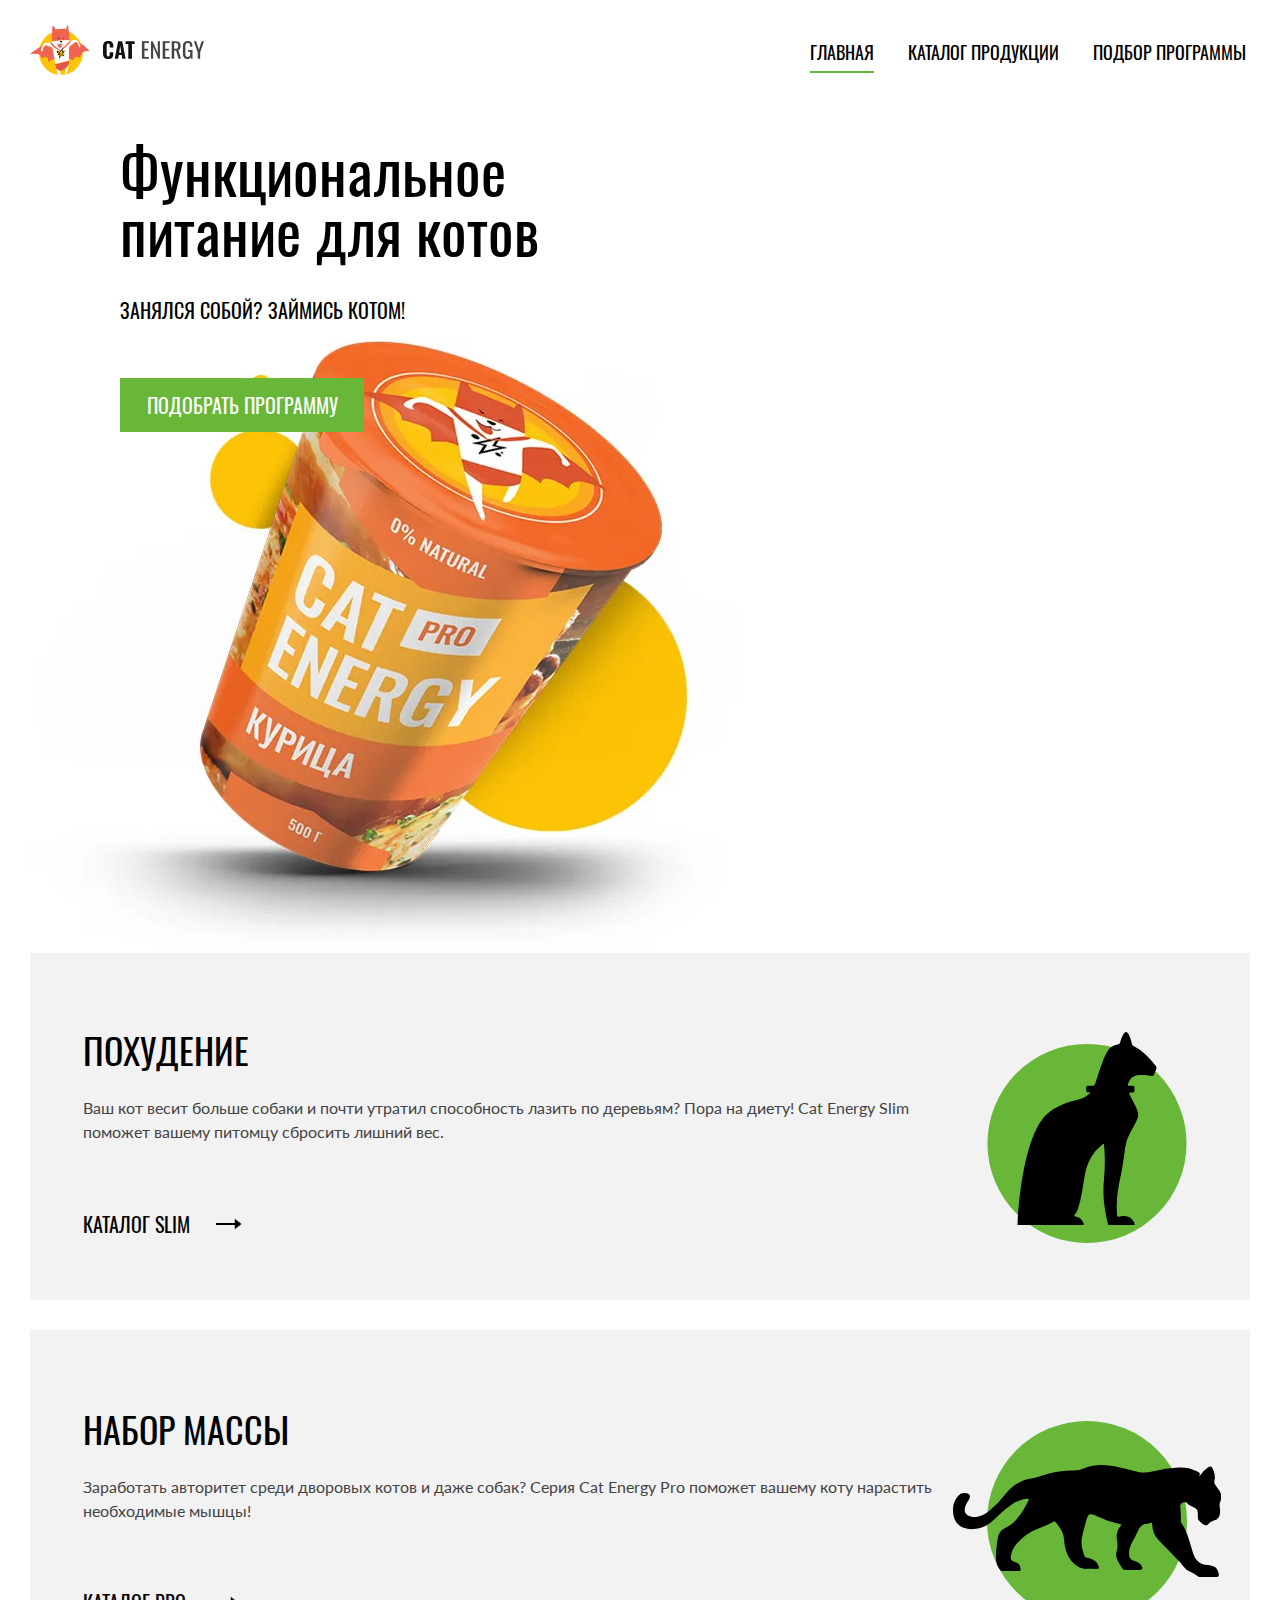
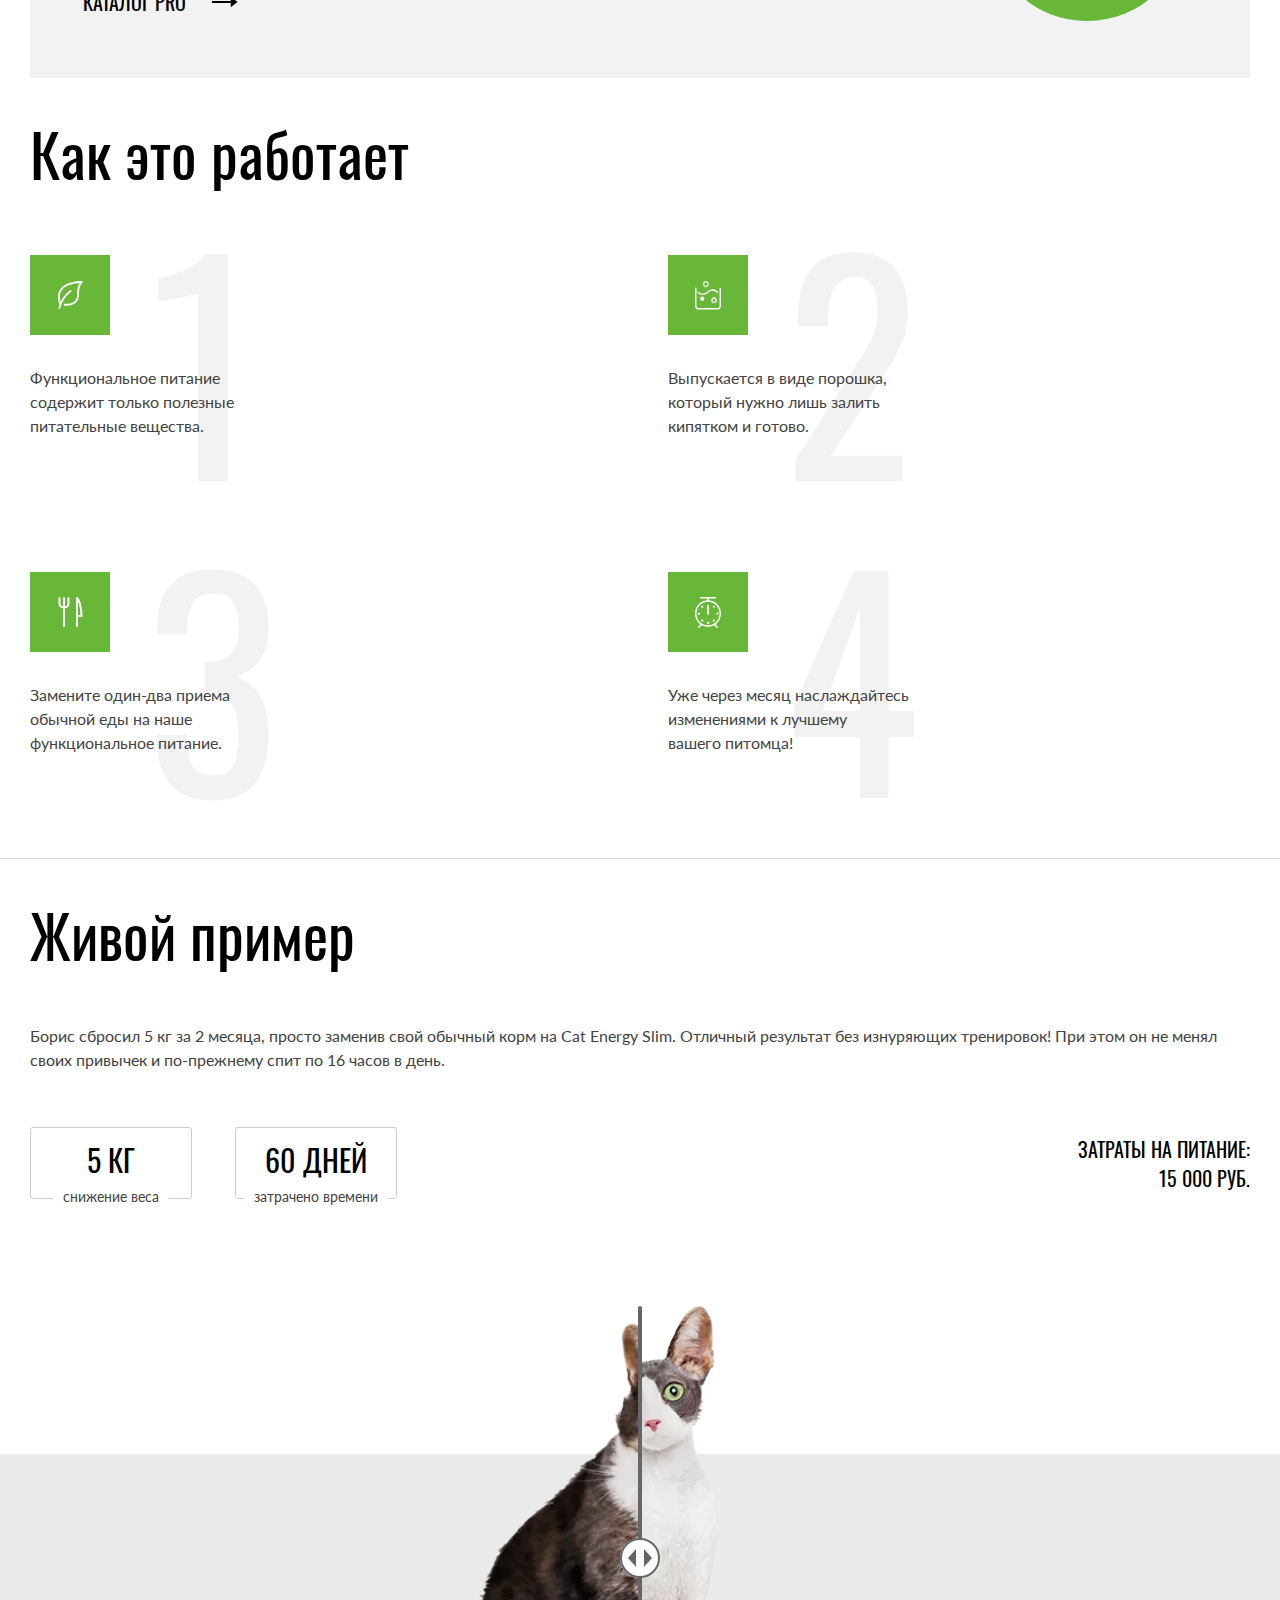
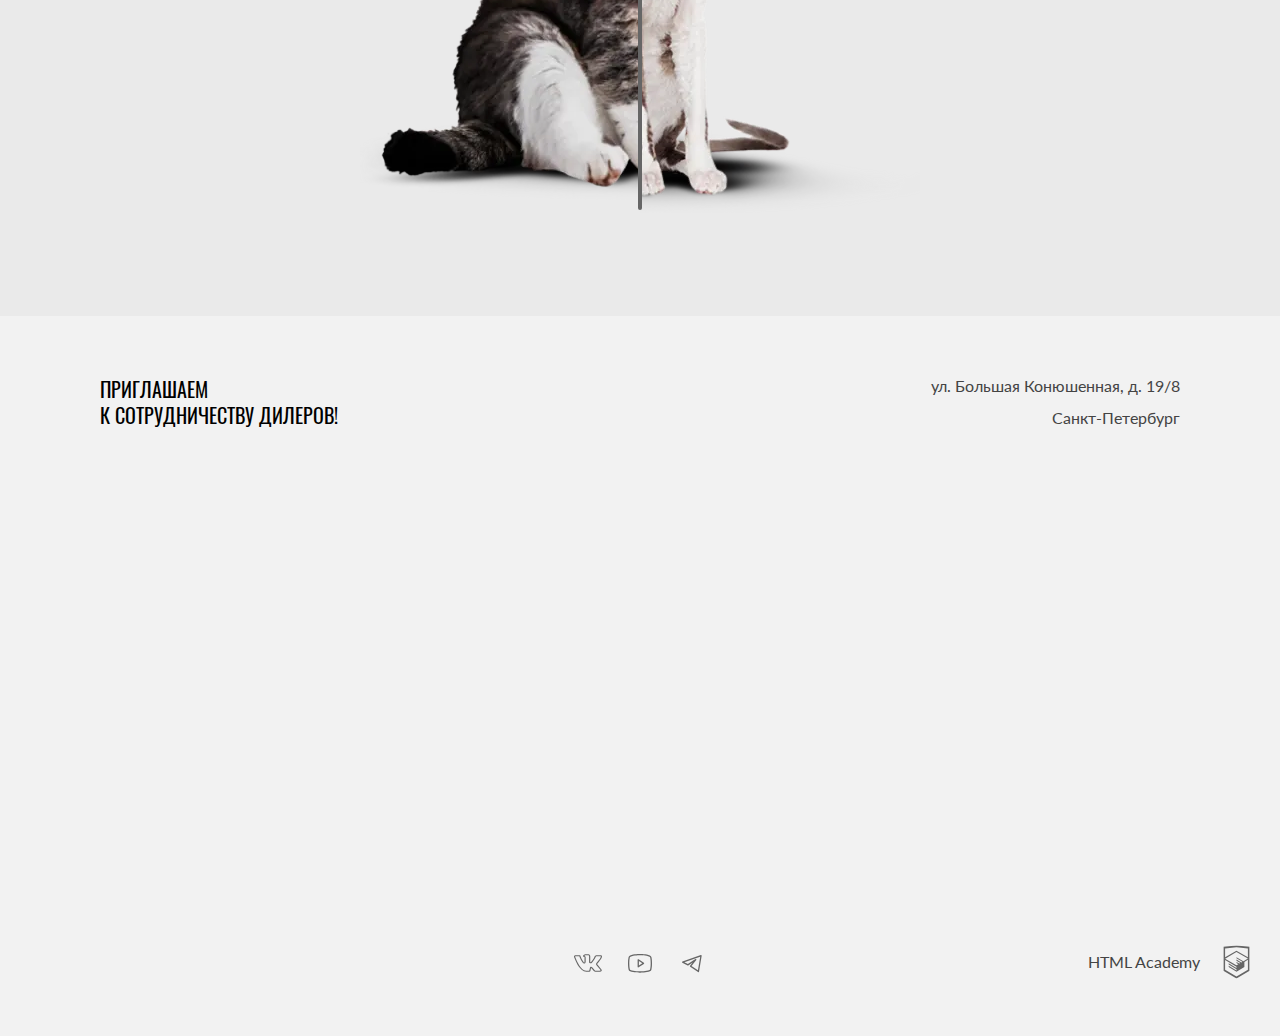
<file: index.html>
<!DOCTYPE html><html class="page" lang="ru"><head><meta charset="UTF-8"><title>cat energy</title><meta name="viewport" content="width=device-width,initial-scale=1"><link rel="stylesheet" href="styles/styles.css"><link rel="icon" href="favicon32.ico"><link rel="icon" href="./favicons/favicon32.svg" type="image/svg+xml"><link rel="apple-touch-icon" href="./favicons/favicon152.png"><link rel="manifest" href="./manifest.webmanifest"><script src="scripts/index.js" defer="defer"></script><script src="https://api-maps.yandex.ru/2.1/?lang=ru_RU&amp;apikey=7cb638cc-69c9-4f0e-962b-23540dbcf2e9" defer="defer"></script><script src="scripts/castom-map.js" defer="defer"></script><script src="scripts/before-after.js" defer="defer"></script></head><body class="page__body"><header class="page-header background-cat background-cat--desktop"><div class="centering-wrapper"><nav class="page-header__nav"><a class="page-header__logo logo" href="./index.html"><picture><source media="(min-width:1440px)" width="70" height="59" type="image/svg+xml" srcset="./images/logo-icon-desktop.svg"><source media="(min-width:768px)" width="60" height="50" type="image/svg+xml" srcset="./images/logo-icon-tablet.svg"><img class="logo__icon-mobile" alt="логотип иконка" width="33" height="38" src="./images/logo-icon-mobile.svg"></picture><picture><source media="(min-width: 1440px)" width="118" height="21" type="image/svg+xml" srcset="./images/logo-cat-energy-gray.svg"><source media="(min-width: 768px)" width="101" height="18" type="image/svg+xml" srcset="./images/logo-cat-energy-gray.svg"><img src="./images/logo-cat-energy.svg" alt="кэт енерджи" width="101" height="18"></picture></a><button class="page-header__burger-button" type="button"><span class="visually-hidden">кнокпа открытия меню</span></button> <button class="page-header__close-button page-header__close-button--special" type="button"><span class="visually-hidden">кнокпа закрытия меню</span></button><div class="page-header__nav-list"><ul class="page-header__list page-header__list--hide"><li class="page-header__list-item page-header__list-item--active"><a class="page-header__list-link page-header__list-link--pick" href="#">главная</a></li><li class="page-header__list-item"><a class="page-header__list-link" href="./catalog.html">Каталог продукции</a></li><li class="page-header__list-item"><a class="page-header__list-link" href="#">подбор программы</a></li></ul></div></nav></div></header><main class="page-main"><section class="promo background-cat background-cat--mobile"><div class="centering-wrapper"><h1 class="promo__title title title--primari">Функциональное<br>питание для котов</h1><p class="promo__text">Занялся собой? Займись котом!</p><picture><source media="(min-width:1440px)" width="552" height="449" type="image/webp" srcset="./images/promo-product-desktop@1x.webp, ./images/promo-product-desktop@2x.webp 2x"><source media="(min-width:768px)" width="709" type="image/webp" height="609" srcset="./images/promo-product-tablet@1x.webp, ./images/promo-product-tablet@2x.webp 2x"><source width="280" type="image/webp" height="270" srcset="./images/promo-product-mobile@1x.webp, ./images/promo-product-mobile@2x.webp 2x"><source media="(min-width:1440px)" width="552" height="449" type="image/png" srcset="./images/promo-product-desktop@1x.png, ./images/promo-product-desktop@2x.png 2x"><source media="(min-width:768px)" width="709" type="image/png" height="609" srcset="./images/promo-product-tablet@1x.png, ./images/promo-product-tablet@2x.png 2x"><img class="promo__product" src="./images/promo-product-mobile@1x.png" alt="продукт кэт енерджи" width="280" height="270" srcset="./images/promo-product-mobile@2x.png 2x"></picture><a class="promo__link button button--primary" href="#">подобрать программу</a></div></section><section class="catalogs"><div class="centering-wrapper"><div class="catalogs__catalog catalogs__catalog--cat"><h3 class="catalogs__title catalogs__title--cat">похудение</h3><p class="catalogs__text">Ваш кот весит больше собаки и почти утратил способность лазить по деревьям? Пора на диету! Cat Energy Slim поможет вашему питомцу сбросить лишний вес.</p><a class="catalogs__link" href="#">каталог slim</a></div><div class="catalogs__catalog catalogs__catalog--strong-cat"><h3 class="catalogs__title catalogs__title--strong-cat">набор массы</h3><p class="catalogs__text">Заработать авторитет среди дворовых котов и даже собак? Серия Cat Energy Pro поможет вашему коту нарастить необходимые мышцы!</p><a class="catalogs__link" href="#">каталог pro</a></div></div></section><section class="how-work"><div class="centering-wrapper"><h2 class="how-work__title title title--primari">Как это работает</h2><ul class="how-work__stages"><li class="how-work__stage how-work__stage--one"><p class="how-work__stage-text how-work__stage-text--one">Функциональное питание содержит только полезные питательные вещества.</p><span class="how-work__stage-number how-work__stage-number--one">1</span></li><li class="how-work__stage how-work__stage--two"><p class="how-work__stage-text how-work__stage-text--two">Выпускается в виде порошка, который нужно лишь залить кипятком и готово.</p><span class="how-work__stage-number how-work__stage-number--two">2</span></li><li class="how-work__stage how-work__stage--three"><p class="how-work__stage-text how-work__stage-text--three">Замените один-два приема обычной еды на наше функциональное питание.</p><span class="how-work__stage-number how-work__stage-number--three">3</span></li><li class="how-work__stage how-work__stage--four"><p class="how-work__stage-text how-work__stage-text--four">Уже через месяц наслаждайтесь изменениями к&nbsp;лучшему вашего&nbsp;питомца!</p><span class="how-work__stage-number how-work__stage-number--four">4</span></li></ul></div></section><section class="example"><div class="centering-wrapper"><div class="example__caption"><h2 class="example__title title title--primari">Живой пример</h2><p class="example__text">Борис сбросил 5 кг за 2 месяца, просто заменив свой обычный корм на Cat Energy Slim. Отличный результат без изнуряющих тренировок! При этом он не менял своих привычек и по-прежнему спит по 16 часов в день.</p><div class="example__info"><div class="example__info-primary"><p class="example__info-card example__info-card--weight"><span class="example__info-text">5 КГ</span> <span class="example__info-caption">снижение веса</span></p><p class="example__info-card example__info-card--date"><span class="example__info-text">60 ДНЕЙ</span> <span class="example__info-caption">затрачено времени</span></p></div><p class="example__info-secondary"><span class="example__info-price">Затраты на питание:</span> <span class="example__info-price">15 000 РУБ.</span></p></div></div><figure class="example__before-after before-after"><figcaption class="visually-hidden">Интерактивный пример до и после, с фотографиями кота</figcaption><picture><source width="560" height="512" media="(min-width: 768px)" srcset="./images/cat-before@1x.webp, ./images/cat-before@2x.webp 2x" type="image/webp"><source width="280" height="256" srcset="./images/cat-before@1x.webp, ./images/cat-before@2x.webp 2x" type="image/webp"><source width="560" height="512" media="(min-width: 768px)" srcset="./images/cat-before@1x.png, ./images/cat-before@2x.png 2x" type="image/png"><img class="before-after__before" width="280" height="256" src="./images/cat-before@1x.png" srcset="./images/cat-before@2x.png 2x" alt="Результат до, ленивый толстый кот" loading="lazy"></picture><picture><source width="560" height="512" media="(min-width: 768px)" srcset="./images/cat-after@1x.webp, ./images/cat-after@2x.webp 2x" type="image/webp"><source width="280" height="256" srcset="./images/cat-after@1x.webp, ./images/cat-after@2x.webp 2x" type="image/webp"><img class="before-after__after" width="280" height="256" src="./images/cat-after@1x.png" srcset="./images/cat-after@2x.png 2x" alt="Результат после, активный здоровый кот" loading="lazy"></picture><div class="before-after__button-wrapper"><button class="before-after__button" type="button"><span class="visually-hidden">Перемещать ползунок</span></button></div></figure></div></section><section class="address"><h3 class="visually-hidden">адрес</h3><div class="centering-wrapper"><p class="address__text">приглашаем<br>к сотрудничеству дилеров!</p><address class="address__address"><span class="address__address-place">ул. Большая Конюшенная, д. 19/8</span> <span class="address__address-city">Санкт-Петербург</span></address></div><div class="map" id="map"></div></section></main><footer class="page-footer"><div class="centering-wrapper"><ul class="page-footer__list"><li class="page-footer__item"><a class="page-footer__logo logo" href="./index.html"><img class="logo__cat-energy" src="./images/logo-cat-energy.svg" alt="логотип cat energy" width="128" height="24" loading="lazy"> <span class="visually-hidden">логотип cat energy</span></a></li><li class="page-footer__item"><ul class="page-footer__social social-list"><li class="social-list__item"><a class="social-list__link social-list__link--vk" href="#"><span class="visually-hidden">ссылка вк</span></a></li><li class="social-list__item"><a class="social-list__link social-list__link--youtube" href="#"><span class="visually-hidden">ссылка ютуб</span></a></li><li class="social-list__item"><a class="social-list__link social-list__link--telegram" href="#"><span class="visually-hidden">ссылка телеграм</span></a></li></ul></li><li class="page-footer__item"><a class="html-academy" href="#"><p class="html-academy__text">HTML Academy</p></a></li></ul></div></footer></body></html>
</file>
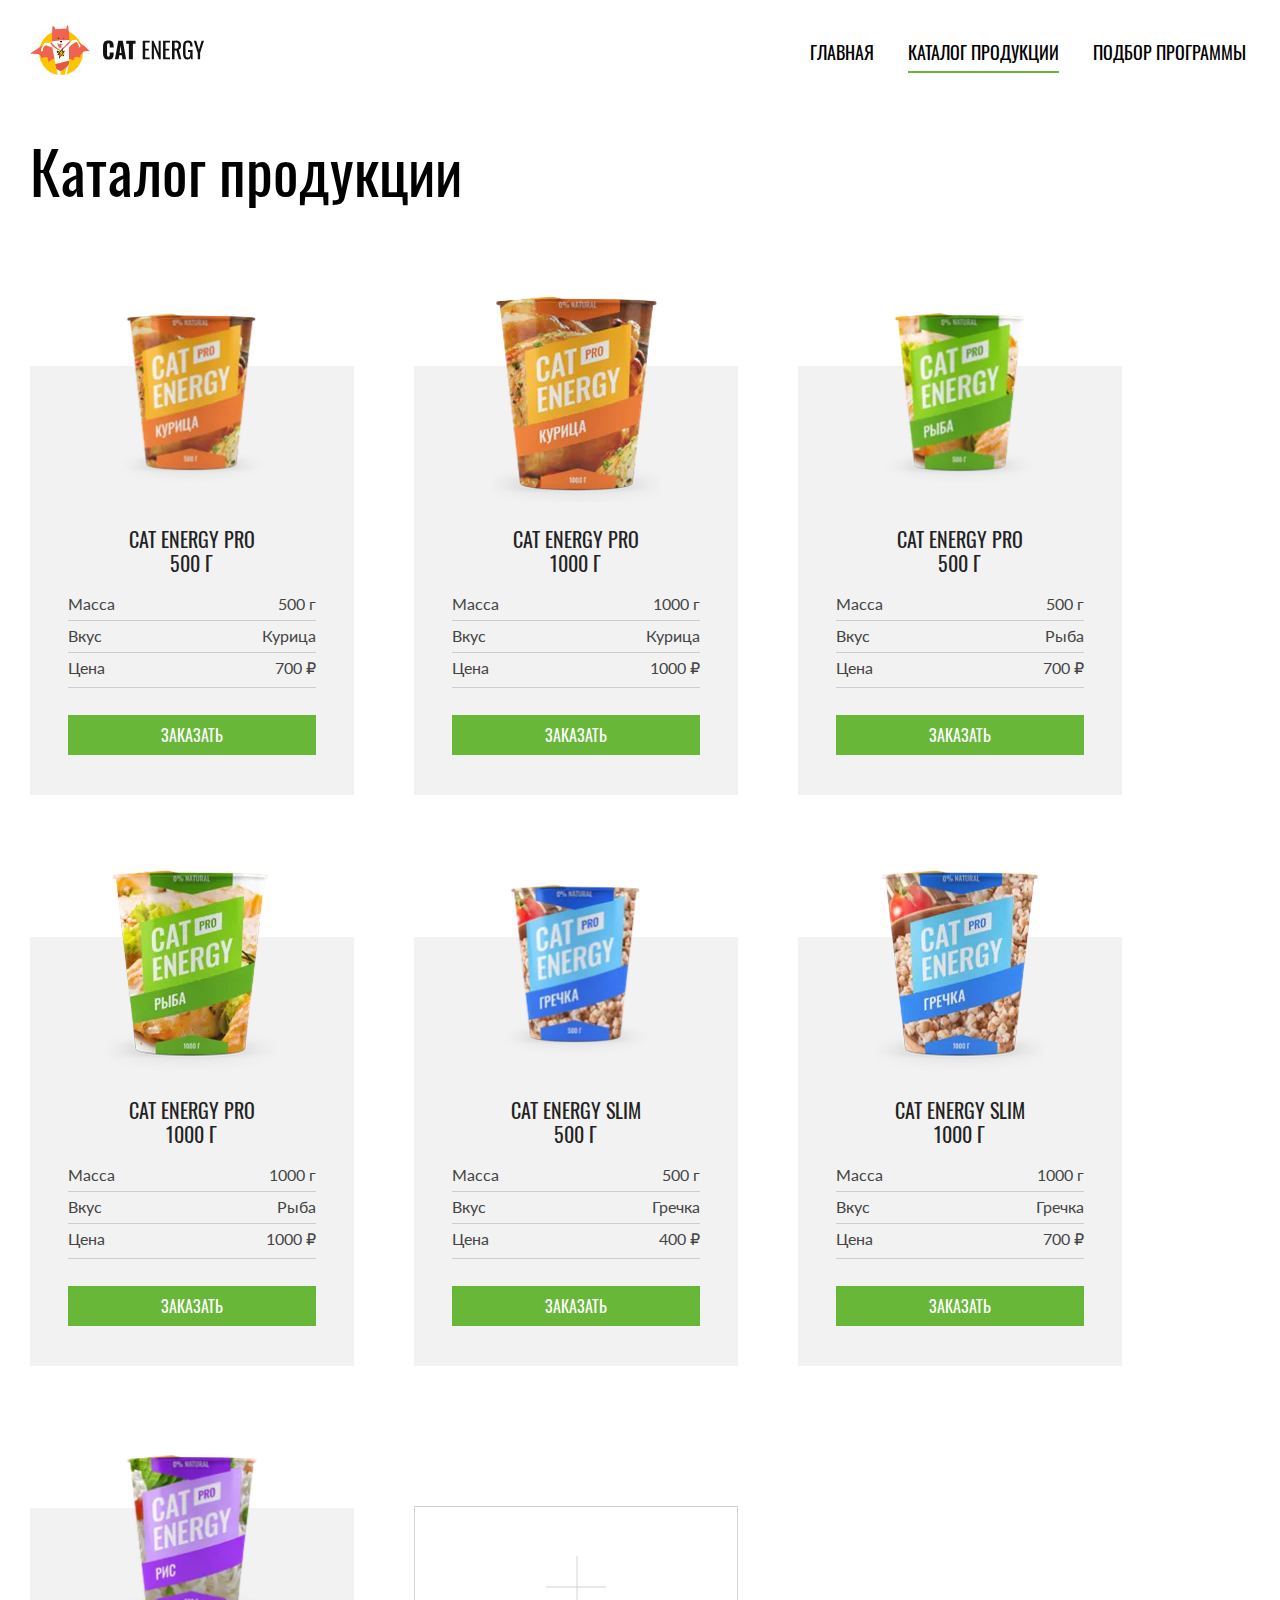
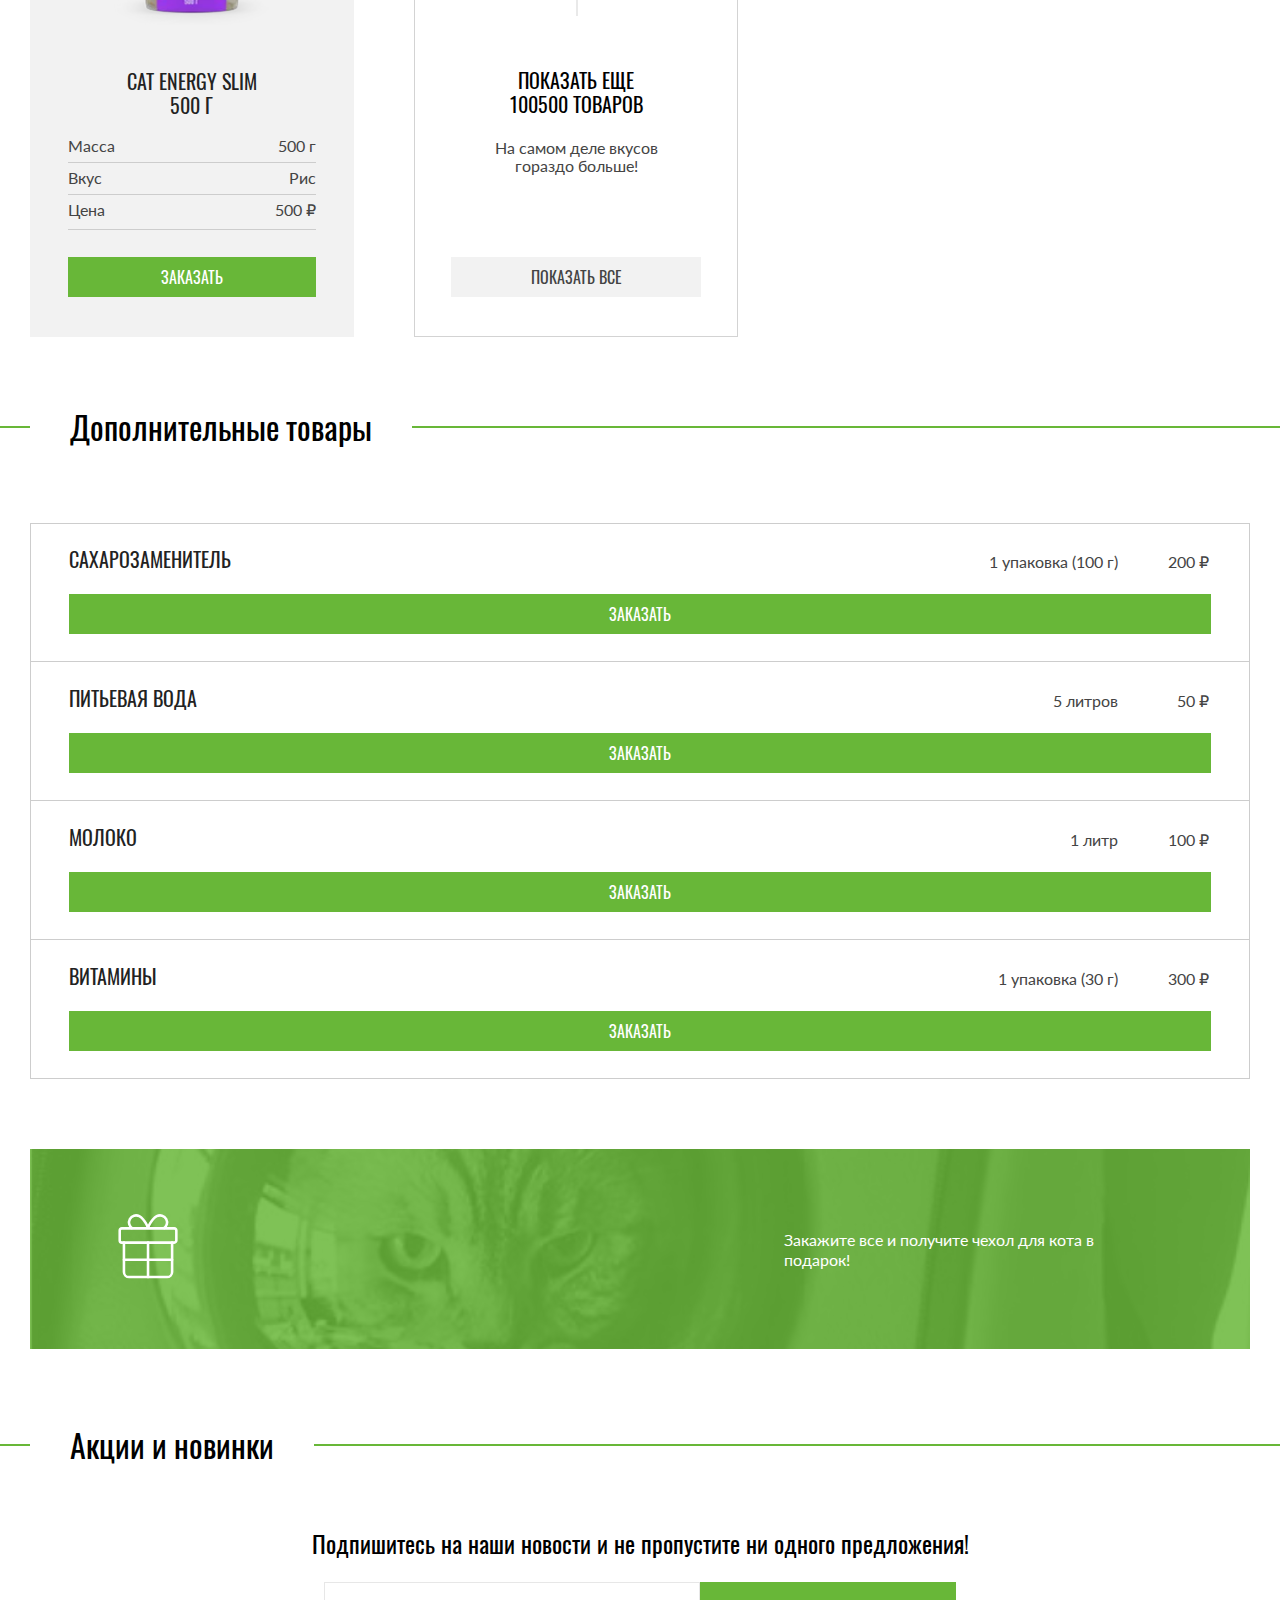
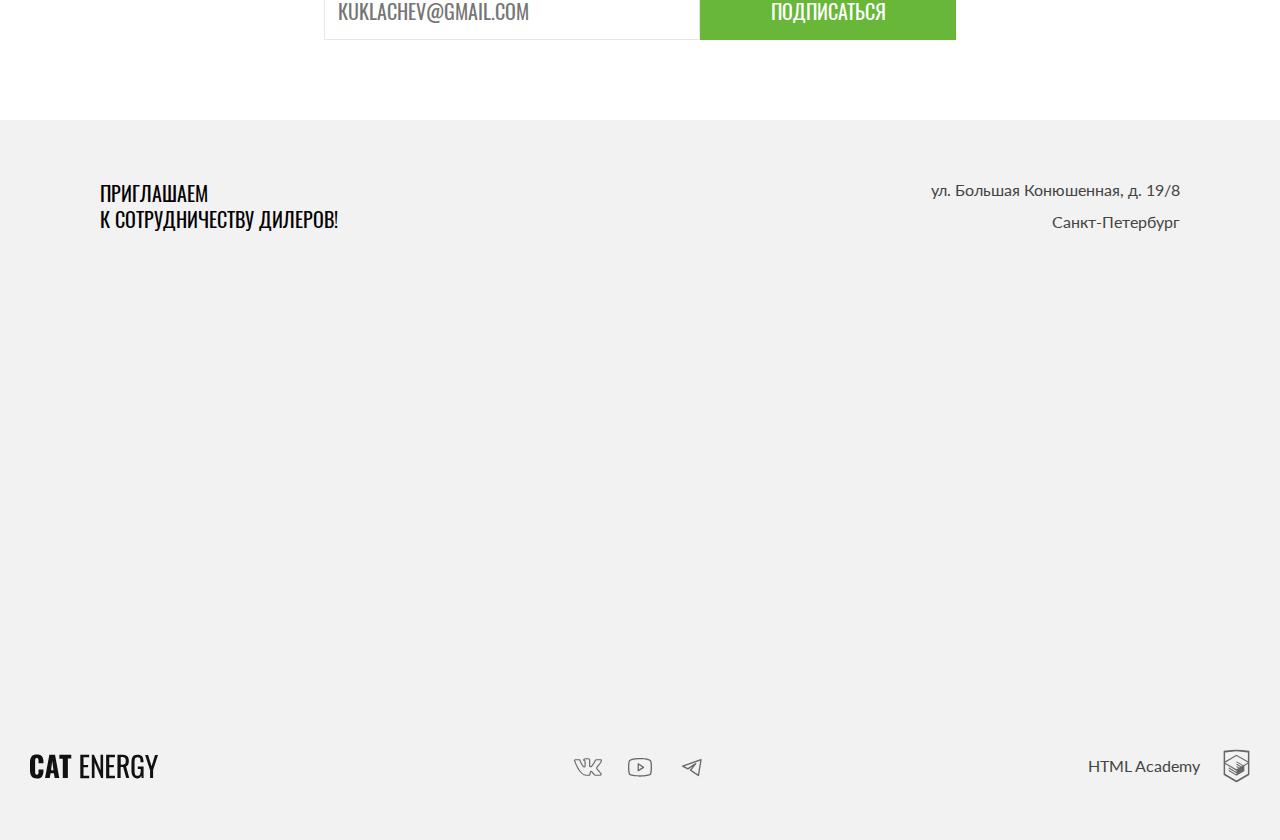
<file: catalog.html>
<!DOCTYPE html><html class="page page__catalog" lang="ru"><head><meta charset="UTF-8"><title>cat energy catalog</title><meta name="viewport" content="width=device-width,initial-scale=1"><link rel="stylesheet" href="styles/styles.css"><link rel="icon" href="favicon32.ico"><link rel="icon" href="./favicons/favicon32.png" type="image/png"><link rel="apple-touch-icon" href="./favicons/favicon152.png" type="image/png"><link rel="manifest" href="./manifest.webmanifest"><script src="scripts/index.js" defer="defer"></script><script src="https://api-maps.yandex.ru/2.1/?lang=ru_RU&amp;apikey=7cb638cc-69c9-4f0e-962b-23540dbcf2e9" defer="defer"></script><script src="scripts/castom-map.js" defer="defer"></script></head><body class="page__body"><header class="page-header"><div class="centering-wrapper"><nav class="page-header__nav"><a class="page-header__logo logo" href="./index.html"><picture><source class="logo-icon-desktop" media="(min-width:1440px)" width="70" height="59" type="image/svg+xml" srcset="./images/logo-icon-desktop.svg"><source class="logo-icon-tablet" media="(min-width:768px)" width="60" height="50" type="image/svg+xml" srcset="./images/logo-icon-tablet.svg"><img class="logo-icon-mobile" alt="логотип иконка" width="33" height="38" src="./images/logo-icon-mobile.svg"></picture><picture><source class="logo__cat-energy" media="(min-width: 1440px)" width="118" height="21" type="image/svg+xml" srcset="./images/logo-cat-energy.svg"><img src="./images/logo-cat-energy.svg" alt="кэт енерджи" width="101" height="19"></picture></a><button class="page-header__burger-button" type="button"><span class="visually-hidden">кнокпа открытия меню</span></button> <button class="page-header__close-button page-header__close-button--special" type="button"><span class="visually-hidden">кнокпа закрытия меню</span></button><div class="page-header__nav-list"><ul class="page-header__list page-header__list--hide"><li class="page-header__list-item"><a class="page-header__list-link" href="./index.html">главная</a></li><li class="page-header__list-item page-header__list-item--active"><a class="page-header__list-link page-header__list-link--pick" href="#">Каталог продукции</a></li><li class="page-header__list-item"><a class="page-header__list-link" href="#">подбор программы</a></li></ul></div></nav></div></header><main class="page__main page-main"><section class="products"><div class="centering-wrapper"><h1 class="products__title title title--primari">Каталог продукции</h1><ul class="products__cards"><li class="product-card"><div class="product-card__image-container"><picture><source media="(min-width:768px)" width="161" height="172" type="image/webp" srcset="./images/pro-500-chicken-tablet@1x.webp, ./images/pro-500-chicken-tablet@2x.webp 2x"><source width="68" height="86" type="image/webp" srcset="./images/pro-500-chicken-tablet@1x.webp, ./images/pro-500-chicken-tablet@2x.webp 2x"><source media="(min-width:768px)" width="161" height="172" type="image/png" srcset="./images/pro-500-chicken-tablet@1x.png, ./images/pro-500-chicken-tablet@2x.png 2x"><img class="product-card__image" src="./images/pro-500-chicken-mobile@1x.png" alt="фотография товара" width="68" height="86" srcset="./images/pro-500-chicken-mobile@2x.png 2x" loading="lazy"></picture></div><h2 class="product-card__title">Cat Energy PRO 500 г</h2><div class="product-card__about"><p class="product-card__info"><span class="product-card__caption">Масса</span> <span class="product-card__caption">500 г</span></p><p class="product-card__info"><span class="product-card__caption">Вкус</span> <span class="product-card__caption">Курица</span></p><p class="product-card__info"><span class="product-card__caption">Цена</span> <span class="product-card__caption">700 ₽</span></p></div><button class="product-card__button button button--primary" type="button">заказать</button></li><li class="product-card"><div class="product-card__image-container"><picture><source media="(min-width:768px)" width="168" height="206" type="image/webp" srcset="./images/pro-1000-chicken-tablet@1x.webp, ./images/pro-1000-chicken-tablet@2x.webp 2x"><source width="84" height="100" type="image/webp" srcset="./images/pro-1000-chicken-tablet@1x.webp, ./images/pro-1000-chicken-tablet@2x.webp 2x"><source media="(min-width:768px)" width="168" height="206" type="image/png" srcset="./images/pro-1000-chicken-tablet@1x.png, ./images/pro-1000-chicken-tablet@2x.png 2x"><img class="product-card__image" src="./images/pro-1000-chicken-mobile@1x.png" alt="фотография товара" width="84" height="100" srcset="./images/pro-1000-chicken-mobile@2x.png 2x" loading="lazy"></picture></div><h2 class="product-card__title">Cat Energy PRO 1000 г</h2><div class="product-card__about"><p class="product-card__info"><span class="product-card__caption">Масса</span> <span class="product-card__caption">1000 г</span></p><p class="product-card__info"><span class="product-card__caption">Вкус</span> <span class="product-card__caption">Курица</span></p><p class="product-card__info"><span class="product-card__caption">Цена</span> <span class="product-card__caption">1000 ₽</span></p></div><button class="product-card__button button button--primary" type="button">заказать</button></li><li class="product-card"><div class="product-card__image-container"><picture><source media="(min-width:768px)" width="163" height="174" type="image/webp" srcset="./images/pro-500-fish-tablet@1x.webp, ./images/pro-500-fish-tablet@2x.webp 2x"><source width="68" height="78" type="image/webp" srcset="./images/pro-500-fish-tablet@1x.webp, ./images/pro-500-fish-tablet@2x.webp 2x"><source media="(min-width:768px)" width="163" height="174" type="image/png" srcset="./images/pro-500-fish-tablet@1x.png, ./images/pro-500-fish-tablet@2x.png 2x"><img class="product-card__image" src="./images/pro-500-fish-mobile@1x.png" alt="фотография товара" width="68" height="78" srcset="./images/pro-500-fish-mobile@2x.png 2x" loading="lazy"></picture></div><h2 class="product-card__title">Cat Energy PRO 500 г</h2><div class="product-card__about"><p class="product-card__info"><span class="product-card__caption">Масса</span> <span class="product-card__caption">500 г</span></p><p class="product-card__info"><span class="product-card__caption">Вкус</span> <span class="product-card__caption">Рыба</span></p><p class="product-card__info"><span class="product-card__caption">Цена</span> <span class="product-card__caption">700 ₽</span></p></div><button class="product-card__button button button--primary" type="button">заказать</button></li><li class="product-card"><div class="product-card__image-container"><picture><source media="(min-width:768px)" width="168" height="200" type="image/webp" srcset="./images/pro-1000-fish-tablet@1x.webp, ./images/pro-1000-fish-tablet@2x.webp 2x"><source width="84" height="100" type="image/webp" srcset="./images/pro-1000-fish-tablet@1x.webp, ./images/pro-1000-fish-tablet@2x.webp 2x"><source media="(min-width:768px)" width="168" height="200" type="image/png" srcset="./images/pro-1000-fish-tablet@1x.png, ./images/pro-1000-fish-tablet@2x.png 2x"><img class="product-card__image" src="./images/pro-1000-fish-mobile@1x.png" alt="фотография товара" width="84" height="100" srcset="./images/pro-1000-fish-mobile@2x.png 2x" loading="lazy"></picture></div><h2 class="product-card__title">Cat Energy PRO 1000 г</h2><div class="product-card__about"><p class="product-card__info"><span class="product-card__caption">Масса</span> <span class="product-card__caption">1000 г</span></p><p class="product-card__info"><span class="product-card__caption">Вкус</span> <span class="product-card__caption">Рыба</span></p><p class="product-card__info"><span class="product-card__caption">Цена</span> <span class="product-card__caption">1000 ₽</span></p></div><button class="product-card__button button button--primary" type="button">заказать</button></li><li class="product-card"><div class="product-card__image-container"><picture><source media="(min-width:768px)" width="161" height="171" type="image/webp" srcset="./images/slim-500-greek-tablet@1x.webp, ./images/slim-500-greek-tablet@2x.webp 2x"><source width="68" height="78" type="image/webp" srcset="./images/slim-500-greek-tablet@1x.webp, ./images/slim-500-greek-tablet@2x.webp 2x"><source media="(min-width:768px)" width="161" height="171" type="image/png" srcset="./images/slim-500-greek-tablet@1x.png, ./images/slim-500-greek-tablet@2x.png 2x"><img class="product-card__image" src="./images/slim-500-greek-mobile@1x.png" alt="фотография товара" width="68" height="78" srcset="./images/slim-500-greek-mobile@2x.png 2x" loading="lazy"></picture></div><h2 class="product-card__title">Cat Energy SLIM 500 г</h2><div class="product-card__about"><p class="product-card__info"><span class="product-card__caption">Масса</span> <span class="product-card__caption">500 г</span></p><p class="product-card__info"><span class="product-card__caption">Вкус</span> <span class="product-card__caption">Гречка</span></p><p class="product-card__info"><span class="product-card__caption">Цена</span> <span class="product-card__caption">400 ₽</span></p></div><button class="product-card__button button button--primary" type="button">заказать</button></li><li class="product-card"><div class="product-card__image-container"><picture><source media="(min-width:768px)" width="168" height="206" type="image/webp" srcset="./images/slim-1000-greek-tablet@1x.webp, ./images/slim-1000-greek-tablet@2x.webp 2x"><source width="84" height="100" type="image/webp" srcset="./images/slim-1000-greek-tablet@1x.webp, ./images/slim-1000-greek-tablet@2x.webp 2x"><source media="(min-width:768px)" width="168" height="206" type="image/png" srcset="./images/slim-1000-greek-tablet@1x.png, ./images/slim-1000-greek-tablet@2x.png 2x"><img class="product-card__image" src="./images/slim-1000-greek-mobile@1x.png" alt="фотография товара" width="84" height="100" srcset="./images/slim-1000-greek-mobile@2x.png 2x" loading="lazy"></picture></div><h2 class="product-card__title">Cat Energy SLIM 1000 г</h2><div class="product-card__about"><p class="product-card__info"><span class="product-card__caption">Масса</span> <span class="product-card__caption">1000 г</span></p><p class="product-card__info"><span class="product-card__caption">Вкус</span> <span class="product-card__caption">Гречка</span></p><p class="product-card__info"><span class="product-card__caption">Цена</span> <span class="product-card__caption">700 ₽</span></p></div><button class="product-card__button button button--primary" type="button">заказать</button></li><li class="product-card"><div class="product-card__image-container"><picture><source media="(min-width:768px)" width="163" height="174" type="image/webp" srcset="./images/slim-500-rice-tablet@1x.webp, ./images/slim-500-rice-tablet@2x.webp 2x"><source width="72" height="84" type="image/webp" srcset="./images/slim-500-rice-tablet@1x.webp, ./images/slim-500-rice-tablet@2x.webp 2x"><source media="(min-width:768px)" width="163" height="174" type="image/png" srcset="./images/slim-500-rice-tablet@1x.png, ./images/slim-500-rice-tablet@2x.png 2x"><img class="product-card__image" src="./images/slim-500-rice-mobile@1x.png" alt="фотография товара" width="72" height="84" srcset="./images/slim-500-rice-mobile@2x.png 2x" loading="lazy"></picture></div><h2 class="product-card__title">Cat Energy SLIM 500 г</h2><div class="product-card__about"><p class="product-card__info"><span class="product-card__caption">Масса</span> <span class="product-card__caption">500 г</span></p><p class="product-card__info"><span class="product-card__caption">Вкус</span> <span class="product-card__caption">Рис</span></p><p class="product-card__info"><span class="product-card__caption">Цена</span> <span class="product-card__caption">500 ₽</span></p></div><button class="product-card__button button button--primary" type="button">заказать</button></li><li class="product-card product-card-more"><button class="product-card-more__more" type="button"><span class="visually-hidden">кнопка смотреть больше товаров</span></button><h2 class="product-card-more__text">Показать еще 100500 товаров</h2><p class="product-card-more__caption">На самом деле вкусов гораздо больше!</p><button class="product-card-more__more-button" type="button">показать все</button></li></ul></div></section><section class="additional"><div class="centering-wrapper"><h2 class="additional__title title title--secondary">Дополнительные&nbsp;товары</h2><ul class="additional__products"><li class="additional__product"><h2 class="additional__product-title">Сахарозаменитель</h2><p class="additional__product-about"><span class="additional__product-weight">1 упаковка (100 г)</span> <span class="additional__product-price">200 ₽</span></p><button class="additional__product-buy button button--primary" type="button">заказать</button></li><li class="additional__product"><h2 class="additional__product-title">Питьевая вода</h2><p class="additional__product-about additional__product-about--special"><span class="additional__product-weight">5 литров</span> <span class="additional__product-price">50 ₽</span></p><button class="additional__product-buy button button--primary" type="button">заказать</button></li><li class="additional__product"><h2 class="additional__product-title">молоко</h2><p class="additional__product-about"><span class="additional__product-weight">1 литр</span> <span class="additional__product-price">100 ₽</span></p><button class="additional__product-buy button button--primary" type="button">заказать</button></li><li class="additional__product"><h2 class="additional__product-title">витамины</h2><p class="additional__product-about"><span class="additional__product-weight">1 упаковка (30 г)</span> <span class="additional__product-price">300 ₽</span></p><button class="additional__product-buy button button--primary" type="button">заказать</button></li></ul><div class="additional__promo-card"><p class="additional__promo-card-text"><span class="additional__promo-card-text-icon"></span> <span class="additional__promo-card-text-caption">Закажите все и&nbsp;получите чехол&nbsp;для кота в подарок!</span></p></div></div></section><section class="offers"><div class="centering-wrapper"><h2 class="offers__title title title--secondary">Акции&nbsp;и&nbsp;новинки</h2><p class="offers__text">Подпишитесь на наши новости и не пропустите ни одного предложения!</p><form class="email-form" action="https://echo.htmlacademy.ru/" method="post"><label class="email-form__label" for="offers-email"></label> <input class="email-form__input input-email" type="email" name="offers-email" id="offers-email" placeholder="кuklachev@gmail.com"> <button class="email-form__button button button--primary" type="submit">Подписаться</button></form></div></section><section class="address"><h3 class="visually-hidden">адрес</h3><div class="centering-wrapper"><p class="address__text">приглашаем<br>к сотрудничеству дилеров!</p><address class="address__address"><span class="address__address-place">ул. Большая Конюшенная, д. 19/8</span> <span class="address__address-city">Санкт-Петербург</span></address></div><div class="map" id="map"></div></section></main><footer class="page-footer"><div class="centering-wrapper"><ul class="page-footer__list"><li class="page-footer__item"><a class="page-footer__logo logo" href="./index.html"><img class="logo__cat-energy" src="./images/logo-cat-energy.svg" alt="логотип cat energy" width="128" height="24" loading="lazy"> <span class="visually-hidden">логотип cat energy</span></a></li><li class="page-footer__item"><ul class="page-footer__social social-list"><li class="social-list__item"><a class="social-list__link social-list__link--vk" href="#"><span class="visually-hidden">ссылка вк</span></a></li><li class="social-list__item"><a class="social-list__link social-list__link--youtube" href="#"><span class="visually-hidden">ссылка ютуб</span></a></li><li class="social-list__item"><a class="social-list__link social-list__link--telegram" href="#"><span class="visually-hidden">ссылка телеграм</span></a></li></ul></li><li class="page-footer__item"><a class="html-academy" href="#"><p class="html-academy__text">HTML Academy</p></a></li></ul></div></footer></body></html>
</file>
<file: styles/styles.css>
*,:before,:after{box-sizing:border-box}img{object-fit:contain;max-width:100%;height:auto}body{color:#000;margin:0;font-family:oswald,Arial,sans-serif;font-size:16px;font-style:normal;font-weight:400;line-height:20px}@font-face{font-family:lato;font-weight:400;font-style:normal;font-display:swap;src:url(../fonts/lato/Lato-Regular.woff2)format("woff2")}@font-face{font-family:oswald;font-weight:400;font-style:normal;font-display:swap;src:url(../fonts/oswald/oswaldregular.woff2)format("woff2")}.page-header{background-color:#fff;justify-content:center;min-height:39px;display:flex;position:relative}.page-header .centering-wrapper{margin:12px 20px}@media (width>=768px) and (width<=1440px){.page-header .centering-wrapper{margin:25px 30px 0}}@media (width>=1440px){.page-header .centering-wrapper{margin:55px 110px 0}}.page-header:after{content:"";background-color:#d9d9d9;width:100%;height:1px;display:block;position:absolute;bottom:-1px}.page-header__logo{grid-area:logo;justify-content:space-between;align-self:start;align-items:center;width:98%;display:flex}.page-header__nav{grid-template-areas:"logo btn""nav nav";align-items:center;display:grid}.page-header__list{z-index:2;background-color:#fff;grid-area:nav;width:100%;margin:0;padding:0;list-style:none;position:absolute;top:100%;left:0;right:0}.page-header__list--hide{display:none}.page-header__list-item{border-bottom:1px solid #e6e6e6}.page-header__list-item:first-child{border-top:1px solid #e6e6e6}.page-header__list-link{color:#000;text-transform:uppercase;-webkit-tap-highlight-color:transparent;justify-content:center;width:100%;padding:22px 50px 24px;font-size:20px;line-height:20px;text-decoration:none;transition:all .3s;display:flex}.page-header__list-link:hover{opacity:.6}.page-header__list-link:active{opacity:.3}.page-header__burger-button{background-color:#0000;background-image:url(../icons/stack.svg#burger-btn);border:none;grid-area:btn;justify-self:end;width:24px;height:24px;margin-top:-3px}.page-header__burger-button--special{display:none}.page-header__close-button{background-color:#0000;background-image:url(../icons/stack.svg#close-menu-btn);border:none;grid-area:btn;justify-self:end;width:24px;height:24px;margin-top:-3px}.page-header__close-button--special{display:none}@media (width>=768px){.page-header{background:0 0}.page-header:after{display:none}.page-header__nav{justify-content:space-between;align-items:center;display:flex}.page-header__list{background-color:#0000;gap:34px;margin:0 4px 0 0;padding:0;list-style:none;position:static}.page-header__list--hide{display:flex}.page-header__list-link{padding:0;font-size:18px;line-height:24px}.page-header__list-link--pick{pointer-events:none}.page-header__list-item{border:none;padding:0;position:relative}.page-header__list-item:first-child{border:none}.page-header__list-item--active:after{content:"";background-color:#68b738;width:100%;height:2px;display:inline-block;position:absolute;bottom:-9px;left:0}.page-header__logo{gap:13px;width:auto;min-width:174px}.page-header__burger-button,.page-header__close-button{display:none}}@media (width>=1440px){.page-header:after{display:block}.page-header__list{gap:33px;margin-right:2px}.page-header__list-link{color:#fff;font-size:20px}.page-header__list-item--active:after{background-color:#fff;width:96%;bottom:-11px;left:2px}.page-header__logo{gap:14px;min-width:202px}}.page-footer{background-color:#f2f2f2;justify-content:center;padding:40px 0;display:flex}.page-footer__list{margin:0;padding:0;list-style:none}.page-footer__item{padding:20px 0;position:relative}.page-footer__item:after{content:"";background-color:#d9d9d9;width:100%;height:1px;display:block;position:absolute;bottom:0}.page-footer__item:first-child{padding-top:0}.page-footer__item:last-child{padding-bottom:0}.page-footer__item:last-child:after{display:none}.page-footer__logo,.page-footer__social{justify-content:center;display:flex}@media (width>=768px){.page-footer{padding:57px 0}.page-footer .social-list{transform:translate(17px,1px)}.page-footer__list{justify-content:space-between;display:flex}.page-footer__item{align-items:center;max-width:33%;padding:0;display:flex}.page-footer__item:after{display:none}}@media (width>=1440px){.page-footer{padding:66px 0}}.page,.page__body{width:100%;height:100%}.page .page__main-wrapper,.page__body .page__main-wrapper{flex-direction:column;min-height:100%;display:flex}.page .page-main,.page__body .page-main{flex-grow:1}.page__catalog .page-header__list-link{color:#000}.page__catalog .page-header:after{display:none}.page__catalog .page-header__list-item--active:after{background-color:#68b738}.centering-wrapper{width:100%;max-width:1220px;margin:0 20px}@media (width>=768px){.centering-wrapper{margin:0 30px}}@media (width>=1440px){.centering-wrapper{margin:0 110px}}.visually-hidden{white-space:nowrap;-webkit-clip-path:inset(100%);clip-path:inset(100%);clip:rect(0 0 0 0);border:0;width:1px;height:1px;margin:-1px;padding:0;position:absolute;overflow:hidden}.title{margin:0}.title--primari{font-size:36px;font-weight:400;line-height:40px}@media (width>=768px){.title--primari{font-size:60px;line-height:60px}}.title--secondary{text-align:center;background-color:#fff;align-items:center;width:min-content;padding-right:40px;font-size:24px;font-style:normal;font-weight:400;line-height:24px;display:flex}.title--secondary:before{z-index:-1;content:"";background-color:#68b738;width:90%;height:2px;display:block;position:absolute;right:0}@media (width>=768px){.title--secondary{padding-left:40px;font-size:32px;line-height:32px}.title--secondary:before{width:100%}}@media (width>=1440px){.title--secondary{margin-left:-40px;font-size:40px;line-height:40px}}.logo{-webkit-user-select:none;user-select:none;transition:all .3s}.logo:hover{opacity:.8}.logo:active{opacity:.6;-webkit-tap-highlight-color:transparent}.logo .logo__link{align-items:center;gap:14px;display:flex}@media (width>=768px){.logo .logo__link{align-items:center;gap:13px;display:flex}}.social-list{gap:24px;margin:0;padding-left:0;list-style:none;display:flex}.social-list__link{-webkit-tap-highlight-color:transparent;width:28px;height:22px;display:block}.social-list__link:before{transition:all .3s}.social-list__link:hover:before{background-color:#68b738}.social-list__link:active:before{opacity:.3;-webkit-tap-highlight-color:transparent}.social-list__link--vk:before{content:"";background-color:#666;width:28px;height:22px;display:block;-webkit-mask-image:url(../icons/stack.svg#vk-icon);mask-image:url(../icons/stack.svg#vk-icon);-webkit-mask-size:28px 22px;mask-size:28px 22px;-webkit-mask-repeat:no-repeat;mask-repeat:no-repeat}.social-list__link--youtube:before{content:"";background-color:#666;width:28px;height:22px;display:block;-webkit-mask-image:url(../icons/stack.svg#youtube-icon);mask-image:url(../icons/stack.svg#youtube-icon);-webkit-mask-size:28px 22px;mask-size:28px 22px;-webkit-mask-repeat:no-repeat;mask-repeat:no-repeat}.social-list__link--telegram:before{content:"";background-color:#666;width:28px;height:22px;display:block;-webkit-mask-image:url(../icons/stack.svg#telegram-icon);mask-image:url(../icons/stack.svg#telegram-icon);-webkit-mask-size:28px 22px;mask-size:28px 22px;-webkit-mask-repeat:no-repeat;mask-repeat:no-repeat}@media (width<=767px){.background-cat--mobile{position:relative}.background-cat--mobile:after,.background-cat--mobile:before{content:"";z-index:-1;background-color:#69b738d9;width:100%;height:302px;position:absolute;top:0;left:0;right:0}.background-cat--mobile:after{z-index:-2;background-image:url(../images/main-back-cat@1x.jpg);background-position:50%;background-repeat:no-repeat;background-size:cover;top:0}}@media (width<=767px) and (resolution>=2dppx){.background-cat--mobile:after{background-image:url(../images/main-back-cat@2x.jpg)}}@media (width>=1440px){.background-cat--desktop{position:relative}.background-cat--desktop:after,.background-cat--desktop:before{content:"";width:50%;height:694px;position:absolute;top:0;right:0}.background-cat--desktop:before{z-index:-1;background-color:#69b738d9}.background-cat--desktop:after{z-index:-2;background-color:#69b738d9;background-image:url(../images/main-back-cat@1x.jpg);background-position:0 0;background-repeat:no-repeat;background-size:cover;top:0}}@media (width>=1440px) and (resolution>=2dppx){.background-cat--desktop:after{background-image:url(../images/main-back-cat@2x.jpg)}}.button{font-family:oswald,Arial,sans-serif;transition:all .3s}.button--primary{color:#fff;text-align:center;text-transform:uppercase;background-color:#68b738;border:none;justify-content:center;align-items:center;padding:10px 25px;font-size:16px;line-height:20px;display:flex}.button--secondary{color:#fff;text-align:center;text-transform:uppercase;background-color:#68b738;border:none;justify-content:center;align-items:center;padding:10px 25px;font-size:20px;line-height:26px;display:flex}.button:hover{background-color:#5eaa2f}.button:active{color:#ffffff4d;-webkit-tap-highlight-color:transparent}.address{background-color:#f2f2f2;flex-direction:column;align-items:center;display:flex;position:relative}.address .centering-wrapper{margin:0;padding:26px 20px;display:flex;position:static}.address__text{text-transform:uppercase;width:50%;margin:0;font-family:oswald,Arial,sans-serif;font-size:16px;line-height:20px}.address__address{color:#444;flex-direction:column;width:50%;font-family:lato,Arial,sans-serif;font-size:14px;font-style:normal;font-weight:400;line-height:20px;display:flex}@media (width>=768px){.address .centering-wrapper{justify-content:space-between;padding:60px 70px}.address__text{width:30%;font-size:20px;line-height:26px}.address__address{text-align:right;justify-content:space-between;width:25%;font-size:16px;line-height:20px}}@media (width>=1440px){.address .centering-wrapper{z-index:1;background-color:#fff;justify-content:space-between;width:565px;height:199px;padding:62px 74px 60px 81px;display:flex;position:absolute;top:95px;overflow:auto;transform:translate(-328px)}.address__text{width:50%}.address__address{text-align:left;width:39%}}.product-card{grid-template-areas:"img title""img about""btn btn";padding:20px 0 25px;display:grid;position:relative}.product-card:after{content:"";background-color:#ebebeb;width:calc(100% + 40px);height:1px;display:block;position:absolute;bottom:0;left:-20px}.product-card:first-child:before{content:"";background-color:#ebebeb;width:calc(100% + 40px);height:1px;display:block;position:absolute;top:0;left:-20px}.product-card__title{color:#222;text-transform:uppercase;text-align:left;grid-area:title;max-width:60%;margin:0 0 10px;font-size:16px;font-weight:400;line-height:20px}.product-card__image-container{-webkit-user-select:none;user-select:none;grid-area:img;justify-content:center;align-items:center;width:140px;height:107px;display:flex}.product-card__about{grid-area:about}.product-card__info{justify-content:space-between;margin:0;display:flex}.product-card__caption{color:#444;text-align:center;font-family:lato,Arial,sans-serif;font-size:12px;line-height:16px}.product-card__button{text-align:center;grid-area:btn;align-self:center;width:100%;min-height:40px;margin-top:17px}@media (width>=768px){.product-card{grid-template-areas:"img""title""about""btn";width:min-content;min-width:324px;min-height:511px;padding:0 38px 40px;position:relative}.product-card:first-child:before{display:none}.product-card:after{content:"";z-index:-1;background-color:#f2f2f2;width:100%;height:84%;display:block;position:absolute;bottom:0;left:0;right:0}.product-card__image-container{justify-self:center;width:200px;height:210px;margin:11px 0 22px}.product-card__title{text-align:center;margin-bottom:15px;margin-left:auto;margin-right:auto;font-size:20px;line-height:24px}.product-card__about{flex-direction:column;margin-bottom:26px;display:flex}.product-card__info{padding:4px 0 8px;position:relative}.product-card__info:after{content:"";background-color:#cdcdcd;width:100%;height:1px;position:absolute;bottom:1px}.product-card__info:last-child{padding-bottom:11px}.product-card__caption{font-size:16px;line-height:20px}.product-card__button{text-align:center;grid-area:btn;align-self:flex-end;width:100%;min-height:40px;margin-top:0}}@media (width>=1440px){.product-card{min-width:245px}.product-card__image-container{width:169px;height:210px;margin-bottom:8px}.product-card__title{max-width:80%;margin-bottom:16px}}.product-card-more{flex-direction:column;align-items:center;height:min-content;min-height:431px;padding:25px 0;display:flex}.product-card-more__more{background-color:#d3d3d3;border:none;width:30px;height:30px;margin-bottom:23px;transition:all .3s;-webkit-mask-image:url(../icons/stack.svg#more-btn-icon);mask-image:url(../icons/stack.svg#more-btn-icon);-webkit-mask-size:30px;mask-size:30px;-webkit-mask-repeat:no-repeat;mask-repeat:no-repeat}.product-card-more__more:hover{background-color:#666}.product-card-more__text{text-transform:uppercase;margin:0 0 8px;font-size:16px;font-weight:400;line-height:20px}.product-card-more__caption{color:#444;margin:0 0 21px;font-family:lato,Arial,sans-serif;font-size:12px;line-height:16px}.product-card-more__more-button{color:#444;text-align:center;text-transform:uppercase;background-color:#f2f2f2;border:none;width:100%;min-height:40px;padding:8px 25px;font-family:oswald,Arial,sans-serif;font-size:16px;line-height:20px}@media (width>=768px){.product-card-more{align-self:flex-end;min-height:431px;padding:50px 37px 40px}.product-card-more:after{background-color:#0000;border:1px solid #d3d3d3;height:100%}.product-card-more__more{width:60px;height:60px;margin-bottom:52px;-webkit-mask-size:60px;mask-size:60px}.product-card-more__text{text-align:center;max-width:70%;margin-bottom:23px;font-size:20px;line-height:24px}.product-card-more__caption{text-align:center;max-width:70%;margin-bottom:auto;font-size:16px;line-height:18px}}@media (width>=1440px){.product-card-more__more{margin-bottom:41px}.product-card-more__text{max-width:80%;margin-bottom:25px}.product-card-more__caption{max-width:100%;margin-bottom:auto}.product-card-more__more-button{align-self:flex-end}}.html-academy{justify-content:space-between;align-items:center;text-decoration:none;display:flex}@media (width>=768px){.html-academy{gap:23px}}.html-academy:after{content:"";background-color:#666;min-width:27px;height:34px;transition:all .3s;display:block;-webkit-mask-image:url(../icons/stack.svg#htmlAcademy-logo);mask-image:url(../icons/stack.svg#htmlAcademy-logo);-webkit-mask-size:27px 34px;mask-size:27px 34px;-webkit-mask-repeat:no-repeat;mask-repeat:no-repeat}.html-academy:hover:after{background-color:#68b738}.html-academy:active:after{opacity:.3;-webkit-tap-highlight-color:transparent}.html-academy__text{color:#444;margin:0;font-family:lato,Arial,sans-serif;font-size:16px;font-style:normal;font-weight:400;line-height:20px}.ymaps-2-1-79-map-copyrights-promo{display:none}.map{width:100%;height:362px}@media (width>=768px){.map{height:400px}}.before-after{-webkit-user-select:none;user-select:none;width:280px;margin:0 auto;position:relative}.before-after__before{-webkit-clip-path:inset(0 50% 0 0);clip-path:inset(0 50% 0 0)}.before-after__after{-webkit-clip-path:inset(0 0 0 50%);clip-path:inset(0 0 0 50%);position:absolute;top:0;left:0;right:0}.before-after__button-wrapper{pointer-events:none;justify-content:center;align-items:center;width:0;height:99%;display:flex;position:absolute;top:0;bottom:0;left:50%}.before-after__button{cursor:ew-resize;pointer-events:all;z-index:2;background-color:#666;border:none;border-radius:4px;flex:0 0 4px;width:4px;height:99%;padding:0;position:relative}.before-after__button:before,.before-after__button:after{content:"";width:40px;height:40px;position:absolute;top:50%;transform:translateY(-50%)}.before-after__button:before{background-color:#fff;border-radius:50%;left:50%;transform:translate(-50%,-50%)}.before-after__button:after{background-color:#666;left:50%;transform:translate(-50%,-50%);-webkit-mask-image:url(../icons/stack.svg#thumb-icon);mask-image:url(../icons/stack.svg#thumb-icon);-webkit-mask-size:cover;mask-size:cover}.before-after__button:hover,.before-after__button:focus-visible,.before-after__button:hover:after,.before-after__button:focus-visible:after{background-color:#5eaa2f;transition:all .3s}.before-after__button:active .before-after__button:active:after{opacity:.8}@media (width>=768px){.before-after{width:560px}}::selection{color:#fff;background-color:#68b738}.email-form{flex-direction:column;gap:16px;display:flex}.email-form__input[type=email]{color:#444;text-transform:uppercase;border:1px solid #e7e7e7;width:100%;min-height:56px;padding:13px;font-family:oswald,Arial,sans-serif;font-size:20px;font-style:normal;font-weight:400;line-height:normal;transition:all .3s}.email-form__input[type=email]:hover{border:1px solid #cdcdcd}.email-form__input[type=email]:active,.email-form__input[type=email]:focus-visible{border:2px solid #444;outline:none}.email-form__input[type=email]:invalid{border:2px solid #ff8282}.email-form__button{min-height:56px;font-size:20px;line-height:26px}@media (width>=768px){.email-form{flex-direction:row;gap:0;width:632px}.email-form__button{min-width:256px}}@media (width>=1440px){.email-form{justify-self:center;width:752px}}.promo{justify-content:center;display:flex}.promo .centering-wrapper{flex-direction:column;align-items:center;padding:27px 0 0;display:flex}@media (width>=768px) and (width<=1440px){.promo .centering-wrapper{padding:62px 0 0}}@media (width>=1440px){.promo .centering-wrapper{padding:29px 0 52px}}.promo__title{text-align:center;color:#fff;margin-bottom:25px;font-size:36px;font-weight:400;line-height:36px}.promo__text{text-align:center;color:#fff;text-transform:uppercase;margin:0 0 28px;font-size:14px;line-height:14px}.promo__link{width:100%;text-decoration:none}.promo__product{-webkit-user-select:none;user-select:none}@media (width>=768px){.promo .centering-wrapper{align-items:flex-start}.promo__title{text-align:left;color:#000;margin:0 90px 40px;font-size:60px;line-height:60px}.promo__text{color:#000;text-align:left;margin:0 90px 21px;font-size:20px;line-height:20px}.promo__link{width:244px;margin:0 90px;padding:14px 26px;font-size:20px;line-height:26px;position:absolute;top:42%}}@media (width>=1440px){.promo .centering-wrapper{grid-template-rows:auto auto 1fr;grid-template-areas:"title promo""text promo""link promo";display:grid}.promo__title{grid-area:title;margin:78px 80px 40px}.promo__text{grid-area:text;margin:0 80px 52px}.promo__link{grid-area:link;height:min-content;margin:0 80px;position:static}.promo__product{grid-area:promo;transform:translate(-174px,-3px)}.promo picture{display:contents}}.catalogs{justify-content:center;display:flex}.catalogs .centering-wrapper{flex-direction:column;gap:20px;padding:20px 0 21px;display:flex}@media (width>=768px){.catalogs .centering-wrapper{gap:30px;padding:0 0 45px}}@media (width>=1440px){.catalogs .centering-wrapper{flex-direction:row;gap:80px;padding:79px 0 0}}.catalogs__catalog{background-color:#f2f2f2;grid-template-areas:"title icon""text icon""link icon";display:grid}.catalogs__catalog--cat{padding:21px 20px}.catalogs__catalog--strong-cat{padding:22px 20px}.catalogs__title{text-transform:uppercase;grid-area:title;align-items:center;margin:0 0 23px;font-size:24px;font-weight:400;line-height:37px;display:flex}.catalogs__title--cat:before{content:"";background-image:url(../icons/stack.svg#cat-shadow);background-repeat:no-repeat;width:50px;height:53px;margin-right:20px;display:block}.catalogs__title--strong-cat:before{content:"";background-image:url(../icons/stack.svg#tiger-shadow);background-repeat:no-repeat;width:67px;height:50px;margin-right:4px;display:block;transform:translate(-8px,2px)}.catalogs__text{color:#444;grid-area:text;margin:0 0 19px;padding:0 0 23px;font-family:lato,Arial,sans-serif;font-size:14px;line-height:18px;position:relative}.catalogs__text:after{content:"";background-color:#d9d9d9;width:100%;height:1px;display:inline-block;position:absolute;bottom:0;left:0}.catalogs__link{color:#000;text-align:center;text-transform:uppercase;-webkit-tap-highlight-color:transparent;grid-area:link;align-items:center;gap:15px;width:60%;line-height:16px;text-decoration:none;display:flex}.catalogs__link:after{content:"";background-image:url(../icons/stack.svg#icon-arrow);background-position:-8px;background-repeat:no-repeat;width:35px;height:12px;transition:all .3s;display:block}.catalogs__link:hover:after{background-position:0}@media (width>=768px){.catalogs__title{text-transform:uppercase;margin-bottom:24px;font-size:36px;line-height:36px}.catalogs__title--cat:before,.catalogs__title--strong-cat:before{display:none}.catalogs__text{margin-bottom:52px;padding:0;font-size:16px;line-height:24px}.catalogs__text:after{display:none}.catalogs__link{gap:26px;font-size:20px;line-height:normal}.catalogs__catalog{padding:75px 63px 57px 53px}.catalogs__catalog--cat:after{content:"";background-image:url(../icons/stack.svg#cat-shadow);background-repeat:no-repeat;grid-area:icon;width:200px;height:211px;margin:4px 0 0 50px;display:block}.catalogs__catalog--strong-cat{padding:77px 29px 57px 53px}.catalogs__catalog--strong-cat:after{content:"";background-image:url(../icons/stack.svg#tiger-shadow);background-repeat:no-repeat;grid-area:icon;width:268px;height:200px;margin:14px 0 0 15px}}@media (width>=1440px){.catalogs .centering-wrapper{flex-direction:row;gap:80px;padding-bottom:75px}.catalogs__catalog--cat{width:50%;padding:41px 61px 55px 52px}.catalogs__catalog--strong-cat{width:50%;padding:45px 61px 55px 52px}.catalogs__catalog--cat:after,.catalogs__catalog--strong-cat:after{display:none}.catalogs__title{margin-bottom:39px}.catalogs__title--cat:before{content:"";background-image:url(../icons/stack.svg#cat-shadow);background-repeat:no-repeat;width:100px;height:106px;margin-right:61px;display:block}.catalogs__title--strong-cat:before{content:"";background-image:url(../icons/stack.svg#tiger-shadow-desktop);background-repeat:no-repeat;width:134px;height:100px;margin:0 39px 0 -11px;display:block}.catalogs__text{margin-bottom:27px}}.how-work{justify-content:center;padding:0 0 49px;display:flex}.how-work__title{margin-bottom:40px}.how-work__stages{flex-direction:column;gap:20px;margin:0;padding:0;list-style:none;display:flex}.how-work__stage-number{display:none}.how-work__stage-text{color:#444;align-items:center;gap:20px;margin:0;font-family:lato,Arial,sans-serif;font-size:14px;line-height:18px;display:flex}.how-work__stage-text:before{content:"";background-color:#68b738;background-position:50%;background-repeat:no-repeat;min-width:60px;height:60px;display:block}.how-work__stage-text--one:before{background-image:url(../icons/stack.svg#natural-icon);background-size:30px 32px}.how-work__stage-text--two:before{background-image:url(../icons/stack.svg#powder-icon);background-size:26px 29px}.how-work__stage-text--three:before{background-image:url(../icons/stack.svg#eat-icon);background-size:25px 30px}.how-work__stage-text--four:before{background-image:url(../icons/stack.svg#time-icon);background-size:26px 31px}@media (width>=768px){.how-work{margin-bottom:45px;padding-bottom:47px;position:relative}.how-work:after{content:"";background-color:#d9d9d9;width:100%;height:1px;display:block;position:absolute;bottom:0}.how-work__stages{flex-direction:row;grid-template-columns:1fr 1fr;gap:37px 56px;display:grid}.how-work__title{margin-bottom:32px}.how-work__stage{background-position:100% 0;background-repeat:no-repeat;max-width:250px;min-height:280px;padding-top:40px;position:relative}.how-work__stage-number{z-index:-1;color:#f2f2f2;text-align:center;-webkit-user-select:none;user-select:none;font-size:280px;font-style:normal;font-weight:400;line-height:280px;display:flex;position:absolute;top:0;right:0}.how-work__stage-number--one{margin-right:24px}.how-work__stage-text{flex-direction:column;align-items:self-start;gap:31px;font-size:16px;line-height:24px;display:flex}.how-work__stage-text:before{width:80px;height:80px}.how-work__stage-text--one:before{background-size:30px 32px}.how-work__stage-text--two:before{background-size:26px 29px}.how-work__stage-text--three:before{background-size:25px 30px}.how-work__stage-text--four:before{background-size:26px 31px}.how-work__stage-text--four{max-width:97%}}@media (width>=1440px){.how-work{margin-bottom:0;padding-bottom:69px}.how-work:after{display:none}.how-work__stages{justify-content:space-between;display:flex}.how-work__stage--four{margin-right:-5px}}.example{background-color:#eaeaea;justify-content:center;padding:25px 0 37px;display:flex}.example__title{margin-bottom:40px}.example__text{color:#444;margin:0 0 20px;font-family:lato,Arial,sans-serif;font-size:14px;line-height:18px}.example__info-primary{justify-content:space-between;margin-bottom:19px;display:flex}.example__info-secondary{text-align:center;margin:0 0 19px}.example__info-card{flex-direction:column;align-items:center;margin:0;display:flex;position:relative}.example__info-card:after{content:"";border:1px solid #cdcdcd;border-radius:3px;width:100%;height:72%;min-height:56px;display:block;position:absolute}.example__info-text{text-align:center;min-width:124px;min-height:56px;padding:14px;font-size:24px;line-height:24px}.example__info-caption{z-index:1;color:#444;text-align:center;background-color:#eaeaea;max-width:70%;margin-top:-9px;padding:0 6px;font-family:lato,Arial,sans-serif;font-size:12px;line-height:100%}.example__info-price{text-transform:uppercase;font-size:14px;line-height:20px}@media (width>=768px){.example{background-color:#0000;padding-top:0;position:relative}.example:after{content:"";z-index:-1;background-color:#eaeaea;width:100%;height:462px;display:block;position:absolute;bottom:0;left:0;right:0}.example__before-after{margin-bottom:61px}.example__caption{margin-bottom:99px}.example__title{margin-bottom:60px}.example__text{margin-bottom:55px;font-size:16px;font-style:normal;font-weight:400;line-height:24px}.example__info{justify-content:space-between;display:flex}.example__info-card:after{min-height:72px}.example__info-primary{gap:43px;margin:0}.example__info-secondary{text-align:end;flex-direction:column;justify-content:center;gap:9px;max-width:180px;margin:0 0 5px;display:flex}.example__info-text{min-width:162px;min-height:72px;font-size:30px;line-height:37px}.example__info-caption{background-color:#fff;max-width:none;padding:0 10px;font-size:14px;line-height:14px}.example__info-price{font-size:20px;line-height:20px}}@media (width>=1440px){.example{padding-bottom:75px}.example .centering-wrapper{justify-content:space-between;display:flex}.example .before-after{margin:0}.example__caption{width:50%;margin:0}.example__title{margin-bottom:146px}.example__text{max-width:71%;margin-bottom:69px}.example__info{flex-direction:column;display:flex}.example__info-text{padding:15px}.example__info-caption{background-color:#eaeaea}.example__info-primary{justify-content:left;gap:42px;margin-bottom:55px}.example__info-secondary{flex-direction:row;justify-content:left;gap:67px;max-width:none;margin:0}}.products{justify-content:center;padding:24px 0;display:flex}@media (width>=768px){.products{padding:62px 0 74px}}@media (width>=1440px){.products{padding:71px 0}}.products__cards{margin:0;padding:0;list-style:none}.products__title{margin-bottom:41px}@media (width>=768px){.products__title{margin-bottom:84px}.products__cards{flex-wrap:wrap;justify-content:left;gap:60px;display:flex}}@media (width>=1440px){.products__cards{gap:63px 80px}}.additional{justify-content:center;display:flex;position:relative}.additional .centering-wrapper{padding-bottom:40px}.additional__products{margin:35px 0;padding:0;list-style:none}.additional__product{padding:13px 0 19px;position:relative}.additional__product:first-child:before{content:"";background-color:#cdcdcd;width:100%;height:1px;display:block;position:absolute;top:0}.additional__product:after{content:"";background-color:#cdcdcd;width:100%;height:1px;display:block;position:absolute;bottom:0}.additional__product-title{color:#222;text-transform:uppercase;margin:0;font-size:16px;font-style:normal;font-weight:400;line-height:16px}.additional__product-about{color:#444;justify-content:space-between;font-family:lato,Arial,sans-serif;font-size:14px;font-style:normal;font-weight:400;line-height:14px;display:flex}.additional__product-buy{width:100%}.additional__promo-card{z-index:-1;background-image:url(../images/gift-background@1x.png);background-position:50%;background-repeat:no-repeat;background-size:cover;flex-direction:column;align-items:center;min-height:290px;display:flex;position:relative}.additional__promo-card:after{content:"";z-index:-1;background-color:#69b738d9;width:100%;height:100%;display:block;position:absolute;top:0}.additional__promo-card-text{color:#fff;text-align:center;flex-direction:column;align-items:center;gap:48px;max-width:60%;margin:0;padding:59px 0 0;font-family:lato,Arial,sans-serif;font-size:16px;font-style:normal;font-weight:400;line-height:20px;display:flex}.additional__promo-card-text-icon:before{content:"";background-image:url(../icons/stack.svg#icon-gift);background-repeat:no-repeat;width:78px;height:80px;display:block}@media (width>=768px){.additional .centering-wrapper{padding-bottom:80px}.additional__products{margin:80px 0 70px}.additional__product{border-left:1px solid #cdcdcd;border-right:1px solid #cdcdcd;grid-template-columns:1fr auto;grid-template-areas:"title about""buy buy";padding:26px 38px 28px;display:grid}.additional__product-title{grid-area:title;margin-bottom:25px;font-size:20px;line-height:20px}.additional__product-about{grid-area:about;gap:50px;margin:0;padding:3px 2px 0;font-size:16px;line-height:20px}.additional__product-about--special{gap:59px}.additional__product-buy{grid-area:buy}.additional__promo-card{background-image:url(../../../images/gift-background-tablet@1x.png);flex-direction:row;align-items:normal;height:min-content;min-height:200px}.additional__promo-card-text{flex-direction:row;width:100%;max-width:none;padding:57px 101px 56px 77px}.additional__promo-card-text-icon{margin-right:auto}.additional__promo-card-text-icon:before{width:82px;height:85px}.additional__promo-card-text-caption{text-align:left;width:35%}}@media (width>=1440px){.additional .centering-wrapper{grid-template-columns:1fr auto;grid-template-areas:"title title""products promo";padding-bottom:96px;display:grid}.additional__title{grid-area:title}.additional__products{grid-area:products;margin:80px 81px 0 0}.additional__product{border:none;align-items:center;padding:15px 0 17px;display:flex}.additional__product-title{margin:0 auto 0 0}.additional__product-about{width:min-content;min-width:285px;margin:5px 40px 0 0;padding:0}.additional__product-about--special{min-width:275px;margin-right:50px}.additional__product-buy{max-width:244px}.additional__promo-card{background-image:url(../images/gift-background@1x.png);flex-direction:column;grid-area:promo;align-items:center;width:245px;min-height:288px;margin-top:80px}.additional__promo-card:after{content:"";z-index:-1;background-color:#69b738d9;width:100%;height:100%;display:block;position:absolute;top:0}.additional__promo-card-text{flex-direction:column;gap:46px;max-width:70%;padding:56px 0 40px}.additional__promo-card-text-icon{margin:0}.additional__promo-card-text-icon:before{width:80px;height:83px}.additional__promo-card-text-caption{text-align:center;width:100%}}.offers{justify-content:center;display:flex}.offers .centering-wrapper{flex-direction:column;padding:0 0 40px;display:flex}.offers__title{align-self:flex-start;margin-bottom:32px}.offers__text{text-align:center;margin:0 0 7px;font-family:oswald,Arial,sans-serif;font-size:16px;line-height:24px}@media (width>=768px){.offers .centering-wrapper{align-items:center;padding-bottom:80px}.offers__title{margin-bottom:66px}.offers__text{align-self:center;max-width:80%;margin-bottom:23px;font-size:24px;line-height:32px}}@media (width>=1440px){.offers .centering-wrapper{padding-bottom:103px}.offers__title{margin-bottom:72px}}
</file>
